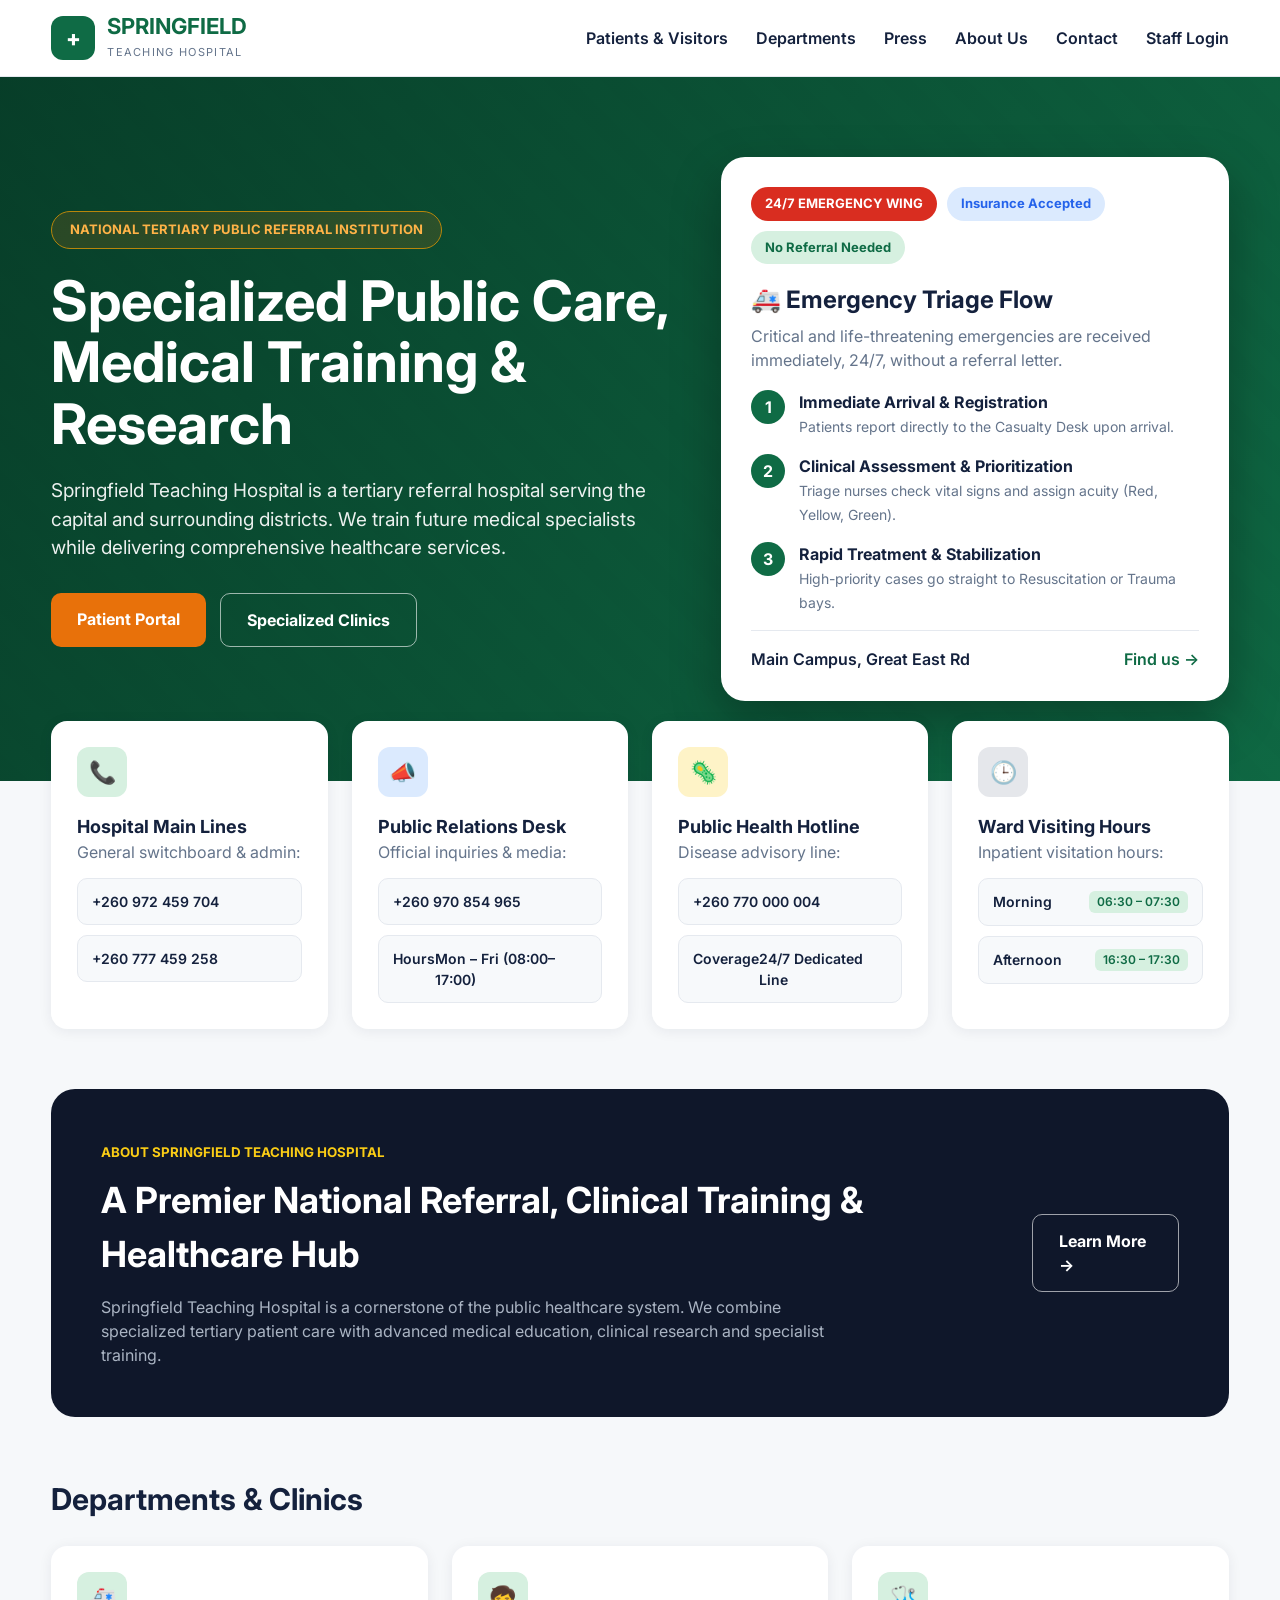
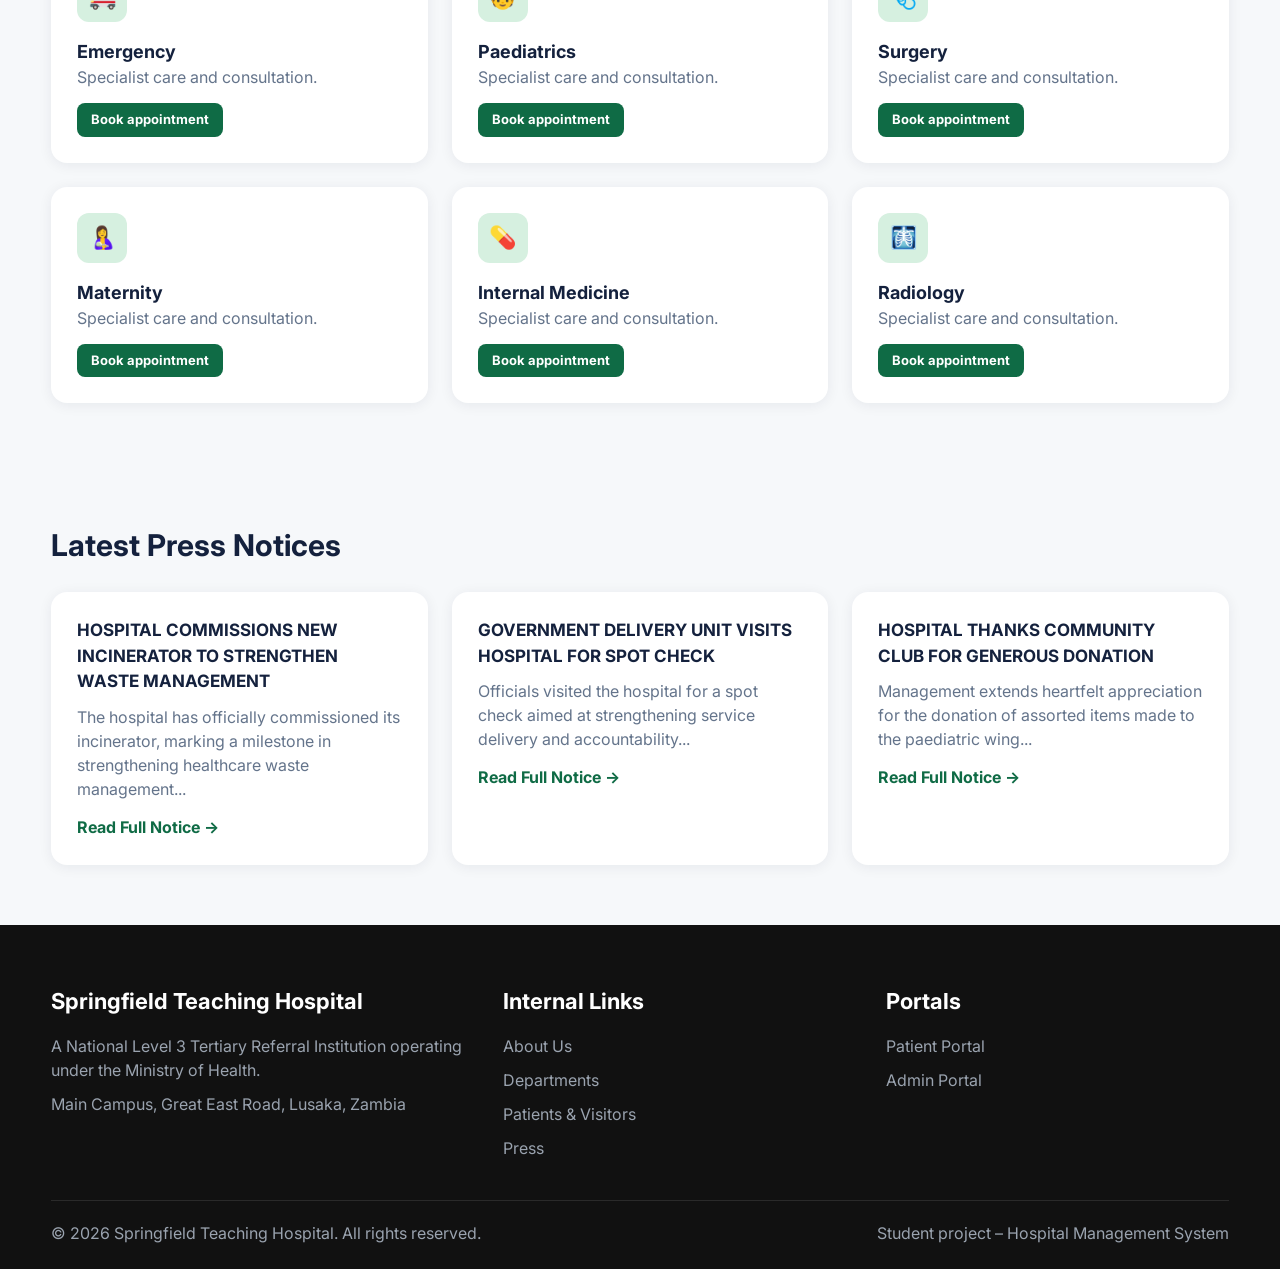
<file: index.html>
<!DOCTYPE html>
<html lang="en">
<head>
<meta charset="UTF-8">
<meta name="viewport" content="width=device-width, initial-scale=1">
<title>Nsansa Teaching Hospital</title>
<link href="https://fonts.googleapis.com/css2?family=Inter:wght@400;600;700;800&display=swap" rel="stylesheet">
<link rel="stylesheet" href="style.css">
</head>
<body>

<header class="nav">
  <div class="container">
    <a class="brand" href="index.html">
      <div class="logo">+</div>
      <div><b>SPRINGFIELD</b><small>Teaching Hospital</small></div>
    </a>
    <ul>
      <li><a href="patient.html">Patients &amp; Visitors</a></li>
      <li><a href="#departments">Departments</a></li>
      <li><a href="#news">Press</a></li>
      <li><a href="#about">About Us</a></li>
      <li><a href="#contact">Contact</a></li>
      <li><a href="admin.html">Staff Login</a></li>
    </ul>
  </div>
</header>

<section class="hero">
  <div class="container">
    <div>
      <span class="pill">National Tertiary Public Referral Institution</span>
      <h1>Specialized Public Care, Medical Training &amp; Research</h1>
      <p class="lead">Springfield Teaching Hospital is a tertiary referral hospital serving the capital and surrounding districts. We train future medical specialists while delivering comprehensive healthcare services.</p>
      <div class="actions">
        <a class="btn" href="patient.html">Patient Portal</a>
        <a class="btn outline" href="#departments">Specialized Clinics</a>
      </div>
    </div>

    <div class="triage">
      <div class="tags">
        <span class="tag red">24/7 EMERGENCY WING</span>
        <span class="tag blue">Insurance Accepted</span>
        <span class="tag green">No Referral Needed</span>
      </div>
      <h3>🚑 Emergency Triage Flow</h3>
      <p>Critical and life-threatening emergencies are received immediately, 24/7, without a referral letter.</p>
      <div class="step"><div class="num">1</div><div><b>Immediate Arrival &amp; Registration</b><span>Patients report directly to the Casualty Desk upon arrival.</span></div></div>
      <div class="step"><div class="num">2</div><div><b>Clinical Assessment &amp; Prioritization</b><span>Triage nurses check vital signs and assign acuity (Red, Yellow, Green).</span></div></div>
      <div class="step"><div class="num">3</div><div><b>Rapid Treatment &amp; Stabilization</b><span>High-priority cases go straight to Resuscitation or Trauma bays.</span></div></div>
      <div class="foot"><span>Main Campus, Great East Rd</span><a href="#contact">Find us →</a></div>
    </div>
  </div>
</section>

<section class="contact-strip" id="contact">
  <div class="container grid4">
    <div class="card"><div class="ico">📞</div><h4>Hospital Main Lines</h4><p class="s">General switchboard &amp; admin:</p>
      <div class="info">+260 972 459 704</div><div class="info">+260 777 459 258</div></div>
    <div class="card"><div class="ico" style="background:#dbeafe">📣</div><h4>Public Relations Desk</h4><p class="s">Official inquiries &amp; media:</p>
      <div class="info">+260 970 854 965</div><div class="info">Hours <span> Mon – Fri (08:00–17:00)</span></div></div>
    <div class="card"><div class="ico" style="background:#fef3c7">🦠</div><h4>Public Health Hotline</h4><p class="s">Disease advisory line:</p>
      <div class="info">+260 770 000 004</div><div class="info">Coverage <span>24/7 Dedicated Line</span></div></div>
    <div class="card"><div class="ico" style="background:#e5e7eb">🕒</div><h4>Ward Visiting Hours</h4><p class="s">Inpatient visitation hours:</p>
      <div class="info">Morning <span class="chip">06:30 – 07:30</span></div><div class="info">Afternoon <span class="chip">16:30 – 17:30</span></div></div>
  </div>
</section>

<section class="container" id="about">
  <div class="about">
    <div>
      <small>About Springfield Teaching Hospital</small>
      <h2>A Premier National Referral, Clinical Training &amp; Healthcare Hub</h2>
      <p>Springfield Teaching Hospital is a cornerstone of the public healthcare system. We combine specialized tertiary patient care with advanced medical education, clinical research and specialist training.</p>
    </div>
    <a class="btn outline" href="#">Learn More →</a>
  </div>
</section>

<section class="section container" id="departments">
  <h2 class="title">Departments &amp; Clinics</h2>
  <div class="grid3" id="deptList"></div>
</section>

<section class="section container news" id="news">
  <h2 class="title">Latest Press Notices</h2>
  <div class="grid3">
    <div class="card"><h5>Hospital commissions new incinerator to strengthen waste management</h5><p>The hospital has officially commissioned its incinerator, marking a milestone in strengthening healthcare waste management...</p><a href="#">Read Full Notice →</a></div>
    <div class="card"><h5>Government delivery unit visits hospital for spot check</h5><p>Officials visited the hospital for a spot check aimed at strengthening service delivery and accountability...</p><a href="#">Read Full Notice →</a></div>
    <div class="card"><h5>Hospital thanks community club for generous donation</h5><p>Management extends heartfelt appreciation for the donation of assorted items made to the paediatric wing...</p><a href="#">Read Full Notice →</a></div>
  </div>
</section>

<footer>
  <div class="container">
    <div class="cols">
      <div><h4>Springfield Teaching Hospital</h4><p>A National Level 3 Tertiary Referral Institution operating under the Ministry of Health.</p><p>Main Campus, Great East Road, Lusaka, Zambia</p></div>
      <div><h4>Internal Links</h4><ul><li><a href="#about">About Us</a></li><li><a href="#departments">Departments</a></li><li><a href="patient.html">Patients &amp; Visitors</a></li><li><a href="#news">Press</a></li></ul></div>
      <div><h4>Portals</h4><ul><li><a href="patient.html">Patient Portal</a></li><li><a href="admin.html">Admin Portal</a></li></ul></div>
    </div>
    <div class="bottom"><span>© 2026 Springfield Teaching Hospital. All rights reserved.</span><span>Student project – Hospital Management System</span></div>
  </div>
</footer>

<script src="app.js"></script>
<script>
  const icons = {Emergency:'🚑',Paediatrics:'🧒',Surgery:'🩺',Maternity:'🤱','Internal Medicine':'💊',Radiology:'🩻'};
  document.getElementById('deptList').innerHTML = DB.get('departments', []).map(d =>
    `<div class="card"><div class="ico">${icons[d] || '🏥'}</div><h4>${d}</h4><p class="s">Specialist care and consultation.</p><a class="btn sm green" href="patient.html">Book appointment</a></div>`
  ).join('');
</script>
</body>
</html>
</file>
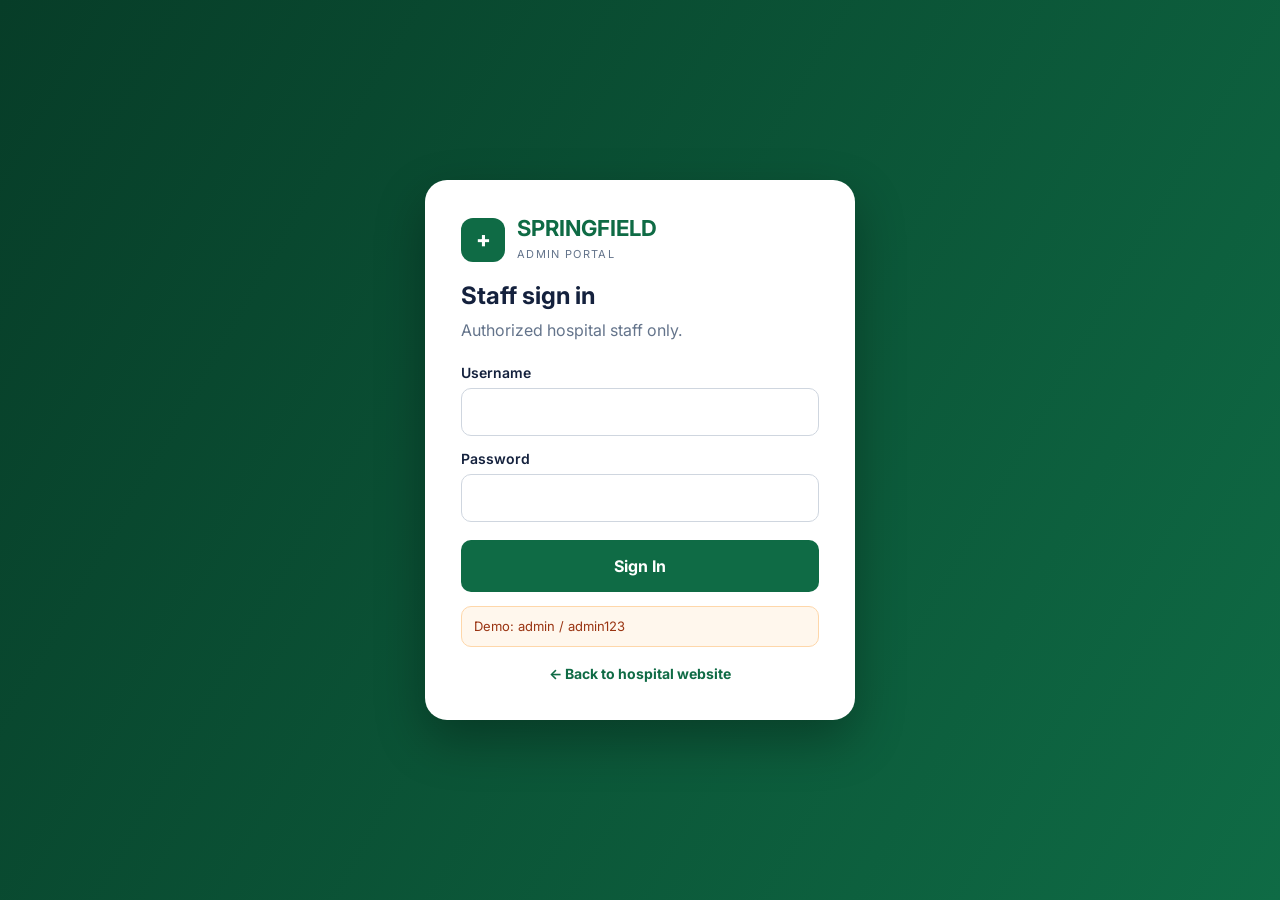
<file: admin.html>
<!DOCTYPE html>
<html lang="en">
<head>
<meta charset="UTF-8">
<meta name="viewport" content="width=device-width, initial-scale=1">
<title>Admin Portal | Nsansa Teaching Hospital</title>
<link href="https://fonts.googleapis.com/css2?family=Inter:wght@400;600;700;800&display=swap" rel="stylesheet">
<link rel="stylesheet" href="style.css">
</head>
<body>

<!-- LOGIN -->
<div class="auth-wrap" id="authView">
  <form class="auth" id="loginForm">
    <div class="brand"><div class="logo">+</div><div><b>SPRINGFIELD</b><small>Admin Portal</small></div></div>
    <h2>Staff sign in</h2><p class="s">Authorized hospital staff only.</p>
    <label>Username</label><input id="aUser" required>
    <label>Password</label><input type="password" id="aPass" required>
    <button class="btn green">Sign In</button>
    <div class="hint">Demo: admin / admin123</div>
    <div class="switch"><a href="index.html">← Back to hospital website</a></div>
  </form>
</div>

<!-- ADMIN APP -->
<div class="app" id="appView" style="display:none">
  <aside class="side">
    <div class="brand"><div class="logo">+</div><div><b>SPRINGFIELD</b><small>Admin Portal</small></div></div>
    <nav>
      <a data-page="dash" onclick="showPage('dash')">📊 Dashboard</a>
      <a data-page="patients" onclick="showPage('patients')">🧑‍🤝‍🧑 Patients</a>
      <a data-page="appts" onclick="showPage('appts')">📅 Appointments</a>
      <a data-page="doctors" onclick="showPage('doctors')">🩺 Doctors</a>
      <a data-page="depts" onclick="showPage('depts')">🏥 Departments</a>
      <a data-page="records" onclick="showPage('records')">📋 Medical Records</a>
      <a data-page="bills" onclick="showPage('bills')">💳 Billing</a>
    </nav>
    <button class="btn danger logout" onclick="logout()">Log out</button>
  </aside>

  <main class="main">
    <div class="topbar"><div><h1>Hospital Administration</h1><span>Signed in as Administrator</span></div><a class="btn sm ghost" href="index.html">← Hospital website</a></div>

    <section class="page" id="page-dash">
      <div class="stats">
        <div class="stat"><small>Total patients</small><b id="sP">0</b></div>
        <div class="stat"><small>Doctors</small><b id="sD">0</b></div>
        <div class="stat"><small>Pending appointments</small><b id="sA">0</b></div>
        <div class="stat"><small>Unpaid revenue</small><b id="sR">K 0</b></div>
      </div>
      <div class="panel"><h3>Recent appointments</h3><div id="dashAppts"></div></div>
    </section>

    <section class="page" id="page-patients"><div class="panel">
      <h3>Patients <button class="btn sm green" onclick="openModal('patient')">+ Add patient</button></h3>
      <input class="search" id="qP" placeholder="Search patients…" oninput="filterTable('qP','tbP')">
      <table><thead><tr><th>Name</th><th>Email</th><th>Phone</th><th>NRC</th><th>Gender</th><th></th></tr></thead><tbody id="tbP"></tbody></table></div></section>

    <section class="page" id="page-appts"><div class="panel">
      <h3>Appointments <button class="btn sm green" onclick="openModal('appt')">+ New appointment</button></h3>
      <input class="search" id="qA" placeholder="Search appointments…" oninput="filterTable('qA','tbA')">
      <table><thead><tr><th>Patient</th><th>Doctor</th><th>Date</th><th>Time</th><th>Reason</th><th>Status</th><th>Action</th></tr></thead><tbody id="tbA"></tbody></table></div></section>

    <section class="page" id="page-doctors"><div class="panel">
      <h3>Doctors <button class="btn sm green" onclick="openModal('doctor')">+ Add doctor</button></h3>
      <table><thead><tr><th>Name</th><th>Department</th><th></th></tr></thead><tbody id="tbD"></tbody></table></div></section>

    <section class="page" id="page-depts"><div class="panel">
      <h3>Departments <button class="btn sm green" onclick="openModal('dept')">+ Add department</button></h3>
      <table><thead><tr><th>Department</th><th>Doctors</th><th></th></tr></thead><tbody id="tbDe"></tbody></table></div></section>

    <section class="page" id="page-records"><div class="panel">
      <h3>Medical records <button class="btn sm green" onclick="openModal('record')">+ Add record</button></h3>
      <table><thead><tr><th>Date</th><th>Patient</th><th>Doctor</th><th>Diagnosis</th><th>Treatment</th></tr></thead><tbody id="tbR"></tbody></table></div></section>

    <section class="page" id="page-bills"><div class="panel">
      <h3>Billing <button class="btn sm green" onclick="openModal('bill')">+ Create bill</button></h3>
      <table><thead><tr><th>Patient</th><th>Description</th><th>Amount</th><th>Status</th><th>Action</th></tr></thead><tbody id="tbB"></tbody></table></div></section>
  </main>
</div>

<!-- Modal (one form reused for every "Add" button) -->
<div class="modal-bg" id="modalBg">
  <form class="modal" id="modalForm">
    <h3 id="modalTitle" style="margin-bottom:6px"></h3>
    <div id="modalFields"></div>
    <button class="btn green">Save</button>
    <button type="button" class="btn ghost" onclick="closeModal()">Cancel</button>
  </form>
</div>

<script src="app.js"></script>
<script>
// ---------- Login ----------
const ADMIN = { user: 'admin', pass: 'admin123' };

document.getElementById('loginForm').onsubmit = e => {
  e.preventDefault();
  if (aUser.value === ADMIN.user && aPass.value === ADMIN.pass) {
    sessionStorage.setItem('nth_admin', '1'); start();
  } else toast('Wrong username or password');
};
function logout() { sessionStorage.removeItem('nth_admin'); location.reload(); }

function start() {
  authView.style.display = 'none';
  appView.style.display = 'grid';
  showPage('dash');
  render();
}

// ---------- Rendering ----------
function render() {
  const patients = DB.get('patients', []), doctors = DB.get('doctors', []), depts = DB.get('departments', []);
  const appts = DB.get('appointments', []), records = DB.get('records', []), bills = DB.get('bills', []);

  sP.textContent = patients.length;
  sD.textContent = doctors.length;
  sA.textContent = appts.filter(a => a.status === 'Pending').length;
  sR.textContent = money(bills.filter(b => b.status === 'Unpaid').reduce((t, b) => t + b.amount, 0));

  const apptRow = (a, actions) => `<tr><td>${nameOf(patients, a.patientId)}</td><td>${nameOf(doctors, a.doctorId)}</td><td>${a.date}</td><td>${a.time}</td><td>${a.reason}</td><td>${badge(a.status)}</td>${actions ? `<td>${actions(a)}</td>` : ''}</tr>`;
  const sorted = [...appts].sort((x, y) => y.date.localeCompare(x.date));

  dashAppts.innerHTML = sorted.length
    ? '<table><thead><tr><th>Patient</th><th>Doctor</th><th>Date</th><th>Time</th><th>Reason</th><th>Status</th></tr></thead><tbody>' + sorted.slice(0, 5).map(a => apptRow(a)).join('') + '</tbody></table>'
    : '<p class="empty">No appointments yet.</p>';

  tbP.innerHTML = patients.map(p => `<tr><td>${p.name}</td><td>${p.email}</td><td>${p.phone}</td><td>${p.nrc}</td><td>${p.gender}</td>
    <td><button class="btn sm danger" onclick="removeItem('patients','${p.id}')">Delete</button></td></tr>`).join('');

  tbA.innerHTML = sorted.map(a => apptRow(a, x =>
    (x.status === 'Pending' ? `<button class="btn sm green" onclick="setStatus('${x.id}','Confirmed')">Confirm</button> ` : '') +
    (x.status === 'Confirmed' ? `<button class="btn sm green" onclick="setStatus('${x.id}','Completed')">Complete</button> ` : '') +
    (x.status !== 'Cancelled' && x.status !== 'Completed' ? `<button class="btn sm danger" onclick="setStatus('${x.id}','Cancelled')">Cancel</button>` : ''))).join('');

  tbD.innerHTML = doctors.map(d => `<tr><td>${d.name}</td><td>${d.dept}</td><td><button class="btn sm danger" onclick="removeItem('doctors','${d.id}')">Delete</button></td></tr>`).join('');

  tbDe.innerHTML = depts.map(d => `<tr><td>${d}</td><td>${doctors.filter(x => x.dept === d).length}</td>
    <td><button class="btn sm danger" onclick="removeDept('${d}')">Delete</button></td></tr>`).join('');

  tbR.innerHTML = records.map(r => `<tr><td>${r.date}</td><td>${nameOf(patients, r.patientId)}</td><td>${nameOf(doctors, r.doctorId)}</td><td>${r.diagnosis}</td><td>${r.treatment}</td></tr>`).join('');

  tbB.innerHTML = bills.map(b => `<tr><td>${nameOf(patients, b.patientId)}</td><td>${b.desc}</td><td>${money(b.amount)}</td><td>${badge(b.status)}</td>
    <td>${b.status === 'Unpaid' ? `<button class="btn sm green" onclick="markPaid('${b.id}')">Mark paid</button>` : ''}</td></tr>`).join('');
}

// ---------- Actions ----------
function setStatus(id, status) {
  const list = DB.get('appointments', []);
  list.find(a => a.id === id).status = status;
  DB.set('appointments', list); render(); toast('Appointment ' + status.toLowerCase());
}
function markPaid(id) {
  const list = DB.get('bills', []);
  list.find(b => b.id === id).status = 'Paid';
  DB.set('bills', list); render(); toast('Bill marked as paid');
}
function removeItem(key, id) {
  if (!confirm('Delete this item?')) return;
  DB.set(key, DB.get(key, []).filter(i => i.id !== id)); render(); toast('Deleted');
}
function removeDept(name) {
  if (!confirm('Delete department ' + name + '?')) return;
  DB.set('departments', DB.get('departments', []).filter(d => d !== name)); render(); toast('Deleted');
}

// ---------- Modal forms ----------
let mode = '';
const opts = (list, val, label) => list.map(i => `<option value="${val(i)}">${label(i)}</option>`).join('');

function openModal(type) {
  mode = type;
  const patients = DB.get('patients', []), doctors = DB.get('doctors', []), depts = DB.get('departments', []);
  const pSel = `<label>Patient</label><select id="f_patient">${opts(patients, p => p.id, p => p.name)}</select>`;
  const dSel = `<label>Doctor</label><select id="f_doctor">${opts(doctors, d => d.id, d => d.name + ' (' + d.dept + ')')}</select>`;
  const forms = {
    patient: ['Add patient', `<label>Full name</label><input id="f_name" required><div class="row2"><div><label>Email</label><input type="email" id="f_email" required></div><div><label>Phone</label><input id="f_phone" required></div></div><div class="row2"><div><label>NRC</label><input id="f_nrc" required></div><div><label>Gender</label><select id="f_gender"><option>Female</option><option>Male</option></select></div></div>`],
    appt: ['New appointment', pSel + dSel + `<div class="row2"><div><label>Date</label><input type="date" id="f_date" required></div><div><label>Time</label><input type="time" id="f_time" required></div></div><label>Reason</label><input id="f_reason" required>`],
    doctor: ['Add doctor', `<label>Name</label><input id="f_name" required><label>Department</label><select id="f_dept">${opts(depts, d => d, d => d)}</select>`],
    dept: ['Add department', `<label>Department name</label><input id="f_name" required>`],
    record: ['Add medical record', pSel + dSel + `<label>Date</label><input type="date" id="f_date" required><label>Diagnosis</label><input id="f_diag" required><label>Treatment</label><textarea id="f_treat" rows="2" required></textarea>`],
    bill: ['Create bill', pSel + `<label>Description</label><input id="f_desc" required><label>Amount (K)</label><input type="number" id="f_amount" min="1" required>`]
  };
  modalTitle.textContent = forms[type][0];
  modalFields.innerHTML = forms[type][1];
  modalBg.classList.add('show');
}
function closeModal() { modalBg.classList.remove('show'); }

modalForm.onsubmit = e => {
  e.preventDefault();
  const v = id => document.getElementById(id).value;
  const add = (key, item) => { const l = DB.get(key, []); l.push(item); DB.set(key, l); };

  if (mode === 'patient') add('patients', { id: uid(), name: v('f_name'), email: v('f_email'), phone: v('f_phone'), nrc: v('f_nrc'), gender: v('f_gender'), dob: '', password: 'patient123' });
  if (mode === 'appt') add('appointments', { id: uid(), patientId: v('f_patient'), doctorId: v('f_doctor'), date: v('f_date'), time: v('f_time'), reason: v('f_reason'), status: 'Confirmed' });
  if (mode === 'doctor') add('doctors', { id: uid(), name: v('f_name'), dept: v('f_dept') });
  if (mode === 'dept') { const l = DB.get('departments', []); l.push(v('f_name')); DB.set('departments', l); }
  if (mode === 'record') add('records', { id: uid(), patientId: v('f_patient'), doctorId: v('f_doctor'), date: v('f_date'), diagnosis: v('f_diag'), treatment: v('f_treat') });
  if (mode === 'bill') add('bills', { id: uid(), patientId: v('f_patient'), desc: v('f_desc'), amount: Number(v('f_amount')), status: 'Unpaid' });

  closeModal(); render(); toast('Saved');
};

if (sessionStorage.getItem('nth_admin')) start();
</script>
</body>
</html>
</file>
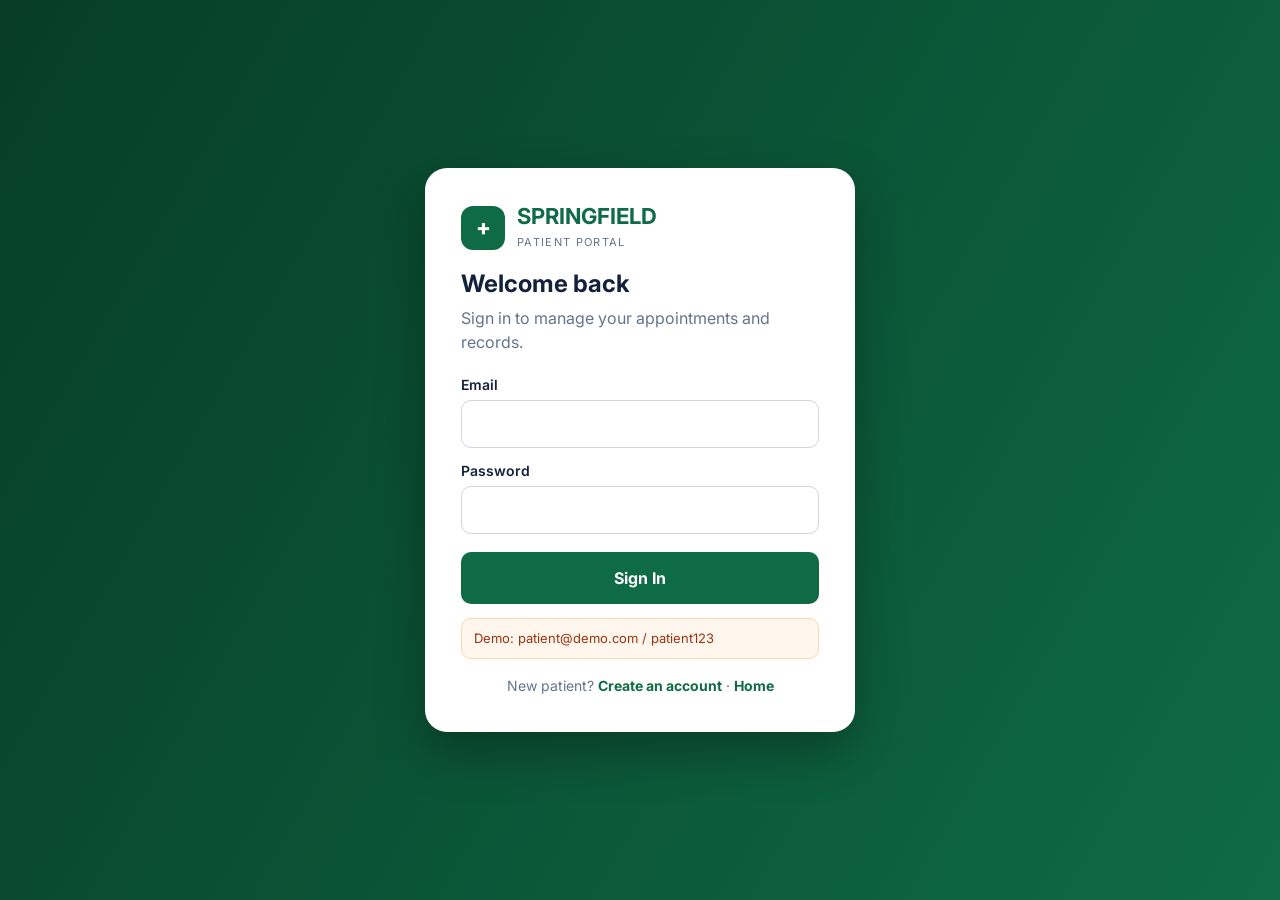
<file: patient.html>
<!DOCTYPE html>
<html lang="en">
<head>
<meta charset="UTF-8">
<meta name="viewport" content="width=device-width, initial-scale=1">
<title>Patient Portal | Springfield Teaching Hospital</title>
<link href="https://fonts.googleapis.com/css2?family=Inter:wght@400;600;700;800&display=swap" rel="stylesheet">
<link rel="stylesheet" href="style.css">
</head>
<body>

<!-- LOGIN / REGISTER -->
<div class="auth-wrap" id="authView">
  <div class="auth">
    <div class="brand"><div class="logo">+</div><div><b>SPRINGFIELD</b><small>Patient Portal</small></div></div>

    <form id="loginForm">
      <h2>Welcome back</h2><p class="s">Sign in to manage your appointments and records.</p>
      <label>Email</label><input type="email" id="lEmail" required>
      <label>Password</label><input type="password" id="lPass" required>
      <button class="btn green">Sign In</button>
      <div class="hint">Demo: patient@demo.com / patient123</div>
      <div class="switch">New patient? <a onclick="toggleAuth()">Create an account</a> · <a href="index.html">Home</a></div>
    </form>

    <form id="regForm" style="display:none">
      <h2>Create account</h2><p class="s">Register to access hospital services online.</p>
      <label>Full name</label><input id="rName" required>
      <div class="row2"><div><label>Email</label><input type="email" id="rEmail" required></div><div><label>Phone</label><input id="rPhone" required></div></div>
      <div class="row2"><div><label>NRC number</label><input id="rNrc" required></div><div><label>Date of birth</label><input type="date" id="rDob" required></div></div>
      <div class="row2"><div><label>Gender</label><select id="rGender"><option>Female</option><option>Male</option></select></div><div><label>Password</label><input type="password" id="rPass" required minlength="6"></div></div>
      <button class="btn green">Register</button>
      <div class="switch">Already registered? <a onclick="toggleAuth()">Sign in</a></div>
    </form>
  </div>
</div>

<!-- PORTAL -->
<div class="app" id="appView" style="display:none">
  <aside class="side">
    <div class="brand"><div class="logo">+</div><div><b>Nsansa</b><small>Patient Portal</small></div></div>
    <nav>
      <a data-page="dash" onclick="showPage('dash')">🏠 Dashboard</a>
      <a data-page="book" onclick="showPage('book')">📅 Book Appointment</a>
      <a data-page="appts" onclick="showPage('appts')">🗓 My Appointments</a>
      <a data-page="records" onclick="showPage('records')">📋 Medical Records</a>
      <a data-page="bills" onclick="showPage('bills')">💳 Billing</a>
      <a data-page="profile" onclick="showPage('profile')">👤 My Profile</a>
    </nav>
    <button class="btn danger logout" onclick="logout()">Log out</button>
  </aside>

  <main class="main">
    <div class="topbar"><div><h1 id="hello">Hello</h1><span>Manage your care in one place</span></div><a class="btn sm ghost" href="index.html">← Hospital website</a></div>

    <section class="page" id="page-dash">
      <div class="stats">
        <div class="stat"><small>Upcoming appointments</small><b id="sUp">0</b></div>
        <div class="stat"><small>Medical records</small><b id="sRec">0</b></div>
        <div class="stat"><small>Unpaid bills</small><b id="sBill">0</b></div>
        <div class="stat"><small>Amount due</small><b id="sDue">K 0</b></div>
      </div>
      <div class="panel"><h3>Emergency? <span class="tag red">Call +260 970 000 001</span></h3>
        <p>Life-threatening emergencies are received 24/7 at the Casualty Desk without a referral letter.</p></div>
      <div class="panel"><h3>Next appointments</h3><div id="dashAppts"></div></div>
    </section>

    <section class="page" id="page-book">
      <div class="panel" style="max-width:600px"><h3>Book an appointment</h3>
        <form id="bookForm">
          <label>Department</label><select id="bDept" onchange="fillDoctors()"></select>
          <label>Doctor</label><select id="bDoc"></select>
          <div class="row2"><div><label>Date</label><input type="date" id="bDate" required></div><div><label>Time</label><input type="time" id="bTime" required></div></div>
          <label>Reason for visit</label><textarea id="bReason" rows="3" required></textarea>
          <button class="btn green">Request Appointment</button>
        </form></div>
    </section>

    <section class="page" id="page-appts"><div class="panel"><h3>My appointments</h3><div id="apptTable"></div></div></section>
    <section class="page" id="page-records"><div class="panel"><h3>Medical records</h3><div id="recTable"></div></div></section>
    <section class="page" id="page-bills"><div class="panel"><h3>Billing</h3><div id="billTable"></div></div></section>

    <section class="page" id="page-profile">
      <div class="panel" style="max-width:600px"><h3>My profile</h3>
        <form id="profForm">
          <label>Full name</label><input id="pName" required>
          <div class="row2"><div><label>Phone</label><input id="pPhone"></div><div><label>NRC</label><input id="pNrc" disabled></div></div>
          <label>Email</label><input id="pEmail" disabled>
          <button class="btn green">Save changes</button>
        </form></div>
    </section>
  </main>
</div>

<script src="app.js"></script>
<script>
let me = null;

// ---------- Login / register ----------
function toggleAuth() {
  const login = document.getElementById('loginForm');
  const reg = document.getElementById('regForm');
  const showReg = login.style.display !== 'none';
  login.style.display = showReg ? 'none' : 'block';
  reg.style.display = showReg ? 'block' : 'none';
}

document.getElementById('loginForm').onsubmit = e => {
  e.preventDefault();
  const email = lEmail.value.trim().toLowerCase();
  const user = DB.get('patients', []).find(p => p.email.toLowerCase() === email && p.password === lPass.value);
  if (!user) return toast('Wrong email or password');
  sessionStorage.setItem('nth_patient', user.id);
  start();
};

document.getElementById('regForm').onsubmit = e => {
  e.preventDefault();
  const list = DB.get('patients', []);
  if (list.some(p => p.email.toLowerCase() === rEmail.value.trim().toLowerCase())) return toast('Email already registered');
  const p = { id: uid(), name: rName.value, email: rEmail.value.trim(), phone: rPhone.value, nrc: rNrc.value, dob: rDob.value, gender: rGender.value, password: rPass.value };
  list.push(p); DB.set('patients', list);
  sessionStorage.setItem('nth_patient', p.id);
  start();
};

function logout() { sessionStorage.removeItem('nth_patient'); location.reload(); }

// ---------- Portal ----------
function start() {
  me = DB.get('patients', []).find(p => p.id === sessionStorage.getItem('nth_patient'));
  if (!me) return;
  authView.style.display = 'none';
  appView.style.display = 'grid';
  hello.textContent = 'Hello, ' + me.name.split(' ')[0] + ' 👋';
  bDate.min = new Date().toISOString().slice(0, 10);
  bDept.innerHTML = DB.get('departments', []).map(d => `<option>${d}</option>`).join('');
  fillDoctors();
  pName.value = me.name; pPhone.value = me.phone; pNrc.value = me.nrc; pEmail.value = me.email;
  showPage('dash');
  render();
}

function fillDoctors() {
  bDoc.innerHTML = DB.get('doctors', []).filter(d => d.dept === bDept.value).map(d => `<option value="${d.id}">${d.name}</option>`).join('')
    || '<option value="">No doctor listed – any available</option>';
}

function render() {
  const doctors = DB.get('doctors', []);
  const appts = DB.get('appointments', []).filter(a => a.patientId === me.id).sort((a, b) => a.date.localeCompare(b.date));
  const records = DB.get('records', []).filter(r => r.patientId === me.id);
  const bills = DB.get('bills', []).filter(b => b.patientId === me.id);
  const unpaid = bills.filter(b => b.status === 'Unpaid');
  const today = new Date().toISOString().slice(0, 10);
  const upcoming = appts.filter(a => a.date >= today && a.status !== 'Cancelled');

  sUp.textContent = upcoming.length;
  sRec.textContent = records.length;
  sBill.textContent = unpaid.length;
  sDue.textContent = money(unpaid.reduce((t, b) => t + b.amount, 0));

  const apptRows = list => list.map(a => `<tr><td>${a.date}</td><td>${a.time}</td><td>${nameOf(doctors, a.doctorId)}</td><td>${a.reason}</td><td>${badge(a.status)}</td>
    <td>${a.status === 'Cancelled' ? '' : `<button class="btn sm danger" onclick="cancelAppt('${a.id}')">Cancel</button>`}</td></tr>`).join('');
  const head = '<table><thead><tr><th>Date</th><th>Time</th><th>Doctor</th><th>Reason</th><th>Status</th><th></th></tr></thead><tbody>';
  dashAppts.innerHTML = upcoming.length ? head + apptRows(upcoming.slice(0, 3)) + '</tbody></table>' : '<p class="empty">No upcoming appointments.</p>';
  apptTable.innerHTML = appts.length ? head + apptRows(appts) + '</tbody></table>' : '<p class="empty">You have not booked any appointments yet.</p>';

  recTable.innerHTML = records.length ? '<table><thead><tr><th>Date</th><th>Doctor</th><th>Diagnosis</th><th>Treatment</th></tr></thead><tbody>' +
    records.map(r => `<tr><td>${r.date}</td><td>${nameOf(doctors, r.doctorId)}</td><td>${r.diagnosis}</td><td>${r.treatment}</td></tr>`).join('') + '</tbody></table>'
    : '<p class="empty">No medical records yet.</p>';

  billTable.innerHTML = bills.length ? '<table><thead><tr><th>Description</th><th>Amount</th><th>Status</th><th></th></tr></thead><tbody>' +
    bills.map(b => `<tr><td>${b.desc}</td><td>${money(b.amount)}</td><td>${badge(b.status)}</td>
      <td>${b.status === 'Unpaid' ? `<button class="btn sm green" onclick="pay('${b.id}')">Pay now</button>` : ''}</td></tr>`).join('') + '</tbody></table>'
    : '<p class="empty">No bills.</p>';
}

bookForm.onsubmit = e => {
  e.preventDefault();
  const list = DB.get('appointments', []);
  list.push({ id: uid(), patientId: me.id, doctorId: bDoc.value, date: bDate.value, time: bTime.value, reason: bReason.value, status: 'Pending' });
  DB.set('appointments', list);
  bookForm.reset(); render(); showPage('appts');
  toast('Appointment requested – waiting for confirmation');
};

function cancelAppt(id) {
  const list = DB.get('appointments', []);
  list.find(a => a.id === id).status = 'Cancelled';
  DB.set('appointments', list); render(); toast('Appointment cancelled');
}

function pay(id) {
  const list = DB.get('bills', []);
  list.find(b => b.id === id).status = 'Paid';
  DB.set('bills', list); render(); toast('Payment recorded (demo)');
}

profForm.onsubmit = e => {
  e.preventDefault();
  const list = DB.get('patients', []);
  const p = list.find(x => x.id === me.id);
  p.name = pName.value; p.phone = pPhone.value;
  DB.set('patients', list); me = p;
  hello.textContent = 'Hello, ' + me.name.split(' ')[0] + ' 👋';
  toast('Profile updated');
};

if (sessionStorage.getItem('nth_patient')) start();
</script>
</body>
</html>
</file>
<file: style.css>
:root{--green:#0f6b45;--green-dark:#073d28;--orange:#e8710a;--ink:#14213d;--muted:#64748b;--bg:#f6f8fa;--card:#fff;--line:#e5e9ef;--red:#d92d20;--blue:#2563eb;--radius:16px}
*{box-sizing:border-box;margin:0;padding:0}
body{font-family:'Inter',system-ui,Arial,sans-serif;background:var(--bg);color:var(--ink);line-height:1.5}
a{color:inherit;text-decoration:none}
.container{width:min(1200px,92%);margin:auto}

/* top nav */
.nav{background:#fff;border-bottom:1px solid var(--line);position:sticky;top:0;z-index:20}
.nav .container{display:flex;align-items:center;justify-content:space-between;height:76px}
.brand{display:flex;align-items:center;gap:12px}
.logo{width:44px;height:44px;border-radius:12px;background:var(--green);color:#fff;display:grid;place-items:center;font-size:22px;font-weight:800}
.brand b{display:block;color:var(--green);font-size:22px;line-height:1.1}
.brand small{letter-spacing:.12em;color:var(--muted);font-size:11px;text-transform:uppercase}
.nav ul{display:flex;gap:28px;list-style:none;font-weight:600}
.nav ul a:hover{color:var(--green)}

/* buttons */
.btn{display:inline-block;border:0;cursor:pointer;font:inherit;font-weight:700;padding:14px 26px;border-radius:10px;background:var(--orange);color:#fff}
.btn:hover{filter:brightness(1.08)}
.btn.outline{background:transparent;border:1px solid rgba(255,255,255,.6)}
.btn.green{background:var(--green)}
.btn.ghost{background:#eef2f6;color:var(--ink)}
.btn.sm{padding:7px 14px;font-size:13px;border-radius:8px}
.btn.danger{background:var(--red)}

/* hero */
.hero{background:linear-gradient(120deg,rgba(7,61,40,.96),rgba(15,107,69,.88)),repeating-linear-gradient(45deg,#0b4a31 0 20px,#0d5436 20px 40px);color:#fff;padding:80px 0}
.hero .container{display:grid;grid-template-columns:1.1fr .9fr;gap:50px;align-items:center}
.pill{display:inline-block;border:1px solid #b8860b;background:rgba(232,113,10,.15);color:#ffb347;font-weight:700;font-size:13px;padding:8px 18px;border-radius:30px;text-transform:uppercase}
.hero h1{font-size:56px;line-height:1.1;margin:22px 0}
.hero p.lead{font-size:19px;opacity:.92;margin-bottom:30px}
.hero .actions{display:flex;gap:14px;flex-wrap:wrap}

.triage{background:#fff;color:var(--ink);border-radius:24px;padding:30px;box-shadow:0 20px 50px rgba(0,0,0,.3)}
.tags{display:flex;gap:10px;flex-wrap:wrap;margin-bottom:18px}
.tag{font-size:13px;font-weight:700;padding:7px 14px;border-radius:30px}
.tag.red{background:var(--red);color:#fff}.tag.blue{background:#dbeafe;color:var(--blue)}.tag.green{background:#d6f0e0;color:var(--green)}
.triage h3{font-size:24px}
.triage p{color:var(--muted);margin:6px 0 18px}
.step{display:flex;gap:14px;margin-bottom:16px}
.num{flex:none;width:34px;height:34px;border-radius:50%;background:var(--green);color:#fff;font-weight:700;display:grid;place-items:center}
.step b{display:block}.step span{color:var(--muted);font-size:14px}
.triage .foot{border-top:1px solid var(--line);padding-top:16px;display:flex;justify-content:space-between;font-weight:600}
.triage .foot a{color:var(--green)}

/* cards */
.grid4{display:grid;grid-template-columns:repeat(4,1fr);gap:24px}
.grid3{display:grid;grid-template-columns:repeat(3,1fr);gap:24px}
.card{background:var(--card);border-radius:var(--radius);padding:26px;box-shadow:0 2px 14px rgba(20,33,61,.07)}
.ico{width:50px;height:50px;border-radius:12px;display:grid;place-items:center;font-size:22px;margin-bottom:16px;background:#d6f0e0}
.card h4{font-size:18px}.card p.s{color:var(--muted);margin-bottom:14px}
.info{background:#f7f9fb;border:1px solid var(--line);border-radius:10px;padding:12px 14px;margin-top:10px;display:flex;justify-content:space-between;font-weight:600;font-size:14px}
.chip{background:#d6f0e0;color:var(--green);font-size:12px;padding:2px 8px;border-radius:6px}
.contact-strip{margin-top:-60px;position:relative;padding-bottom:60px}

.about{background:#0f172a;color:#fff;border-radius:24px;padding:50px;display:flex;justify-content:space-between;align-items:center;gap:30px}
.about small{color:#facc15;font-weight:700;text-transform:uppercase}
.about h2{font-size:36px;margin:10px 0 14px}.about p{color:#aab4c3;max-width:760px}
.section{padding:60px 0}
.section h2.title{font-size:30px;margin-bottom:24px}
.news h5{text-transform:uppercase;font-size:17px;margin-bottom:10px}
.news p{color:var(--muted);margin-bottom:14px}.news a{color:var(--green);font-weight:700}

footer{background:#111;color:#fff;padding:60px 0 24px}
footer .cols{display:grid;grid-template-columns:1.2fr 1fr 1fr;gap:40px}
footer h4{font-size:22px;margin-bottom:16px}
footer p,footer li{color:#9aa3af;margin-bottom:10px;list-style:none}
footer li a:hover{color:#fff}
footer .bottom{border-top:1px solid #2a2a2a;margin-top:30px;padding-top:20px;color:#9aa3af;display:flex;justify-content:space-between}

/* auth */
.auth-wrap{min-height:100vh;display:grid;place-items:center;background:linear-gradient(120deg,var(--green-dark),var(--green));padding:20px}
.auth{background:#fff;border-radius:22px;padding:36px;width:min(430px,100%);box-shadow:0 20px 50px rgba(0,0,0,.3)}
.auth h2{margin:14px 0 4px}.auth p.s{color:var(--muted);margin-bottom:20px}
.auth .switch{margin-top:16px;text-align:center;font-size:14px;color:var(--muted)}
.auth .switch a{color:var(--green);font-weight:700;cursor:pointer}
.hint{background:#fff7ed;border:1px solid #fed7aa;color:#9a3412;border-radius:10px;padding:10px 12px;font-size:13px;margin-top:14px}

/* forms */
label{display:block;font-weight:600;font-size:14px;margin:12px 0 5px}
input,select,textarea{width:100%;padding:11px 13px;border:1px solid #cfd6df;border-radius:10px;font:inherit;background:#fff}
input:focus,select:focus,textarea:focus{outline:2px solid #9fd8b9;border-color:var(--green)}
.row2{display:grid;grid-template-columns:1fr 1fr;gap:14px}
form .btn{width:100%;margin-top:18px}

/* dashboard layout */
.app{display:grid;grid-template-columns:250px 1fr;min-height:100vh}
.side{background:var(--green-dark);color:#cfe7da;padding:22px 16px;position:sticky;top:0;height:100vh}
.side .brand b{color:#fff;font-size:18px}.side .brand small{color:#9fc7b3}
.side nav{margin-top:30px;display:flex;flex-direction:column;gap:4px}
.side nav a{padding:12px 14px;border-radius:10px;cursor:pointer;font-weight:600}
.side nav a:hover{background:rgba(255,255,255,.08)}
.side nav a.active{background:var(--orange);color:#fff}
.side .logout{position:absolute;bottom:20px;left:16px;right:16px}
.main{padding:28px 34px}
.topbar{display:flex;justify-content:space-between;align-items:center;margin-bottom:26px}
.topbar h1{font-size:28px}.topbar span{color:var(--muted)}
.stats{display:grid;grid-template-columns:repeat(4,1fr);gap:18px;margin-bottom:26px}
.stat{background:#fff;border-radius:var(--radius);padding:20px;box-shadow:0 2px 14px rgba(20,33,61,.07);border-left:5px solid var(--green)}
.stat:nth-child(2){border-color:var(--blue)}.stat:nth-child(3){border-color:var(--orange)}.stat:nth-child(4){border-color:var(--red)}
.stat small{color:var(--muted);font-weight:600}.stat b{display:block;font-size:32px}
.page{display:none}.page.active{display:block}
.panel{background:#fff;border-radius:var(--radius);padding:22px;box-shadow:0 2px 14px rgba(20,33,61,.07);margin-bottom:22px}
.panel h3{margin-bottom:14px;display:flex;justify-content:space-between;align-items:center}
table{width:100%;border-collapse:collapse;font-size:14px}
th,td{padding:12px 10px;text-align:left;border-bottom:1px solid var(--line)}
th{color:var(--muted);font-size:12px;text-transform:uppercase;letter-spacing:.05em}
.badge{padding:3px 10px;border-radius:20px;font-size:12px;font-weight:700}
.b-Pending,.b-Unpaid{background:#fef3c7;color:#92400e}
.b-Confirmed,.b-Paid,.b-Completed{background:#d6f0e0;color:var(--green)}
.b-Cancelled{background:#fee2e2;color:var(--red)}
.search{max-width:300px;margin-bottom:14px}
.empty{color:var(--muted);padding:20px;text-align:center}
.modal-bg{position:fixed;inset:0;background:rgba(0,0,0,.5);display:none;place-items:center;z-index:50;padding:20px}
.modal-bg.show{display:grid}
.modal{background:#fff;border-radius:18px;padding:28px;width:min(480px,100%);max-height:90vh;overflow:auto}
.toast{position:fixed;bottom:24px;right:24px;background:var(--green);color:#fff;padding:14px 20px;border-radius:12px;display:none;z-index:99;font-weight:600}
.toast.show{display:block}
@media(max-width:900px){.hero .container,.grid4,.grid3,.stats,footer .cols{grid-template-columns:1fr}.hero h1{font-size:38px}.nav ul{display:none}.app{grid-template-columns:1fr}.side{position:static;height:auto}.side .logout{position:static;margin-top:14px}.about{flex-direction:column;align-items:flex-start}}
</file>
